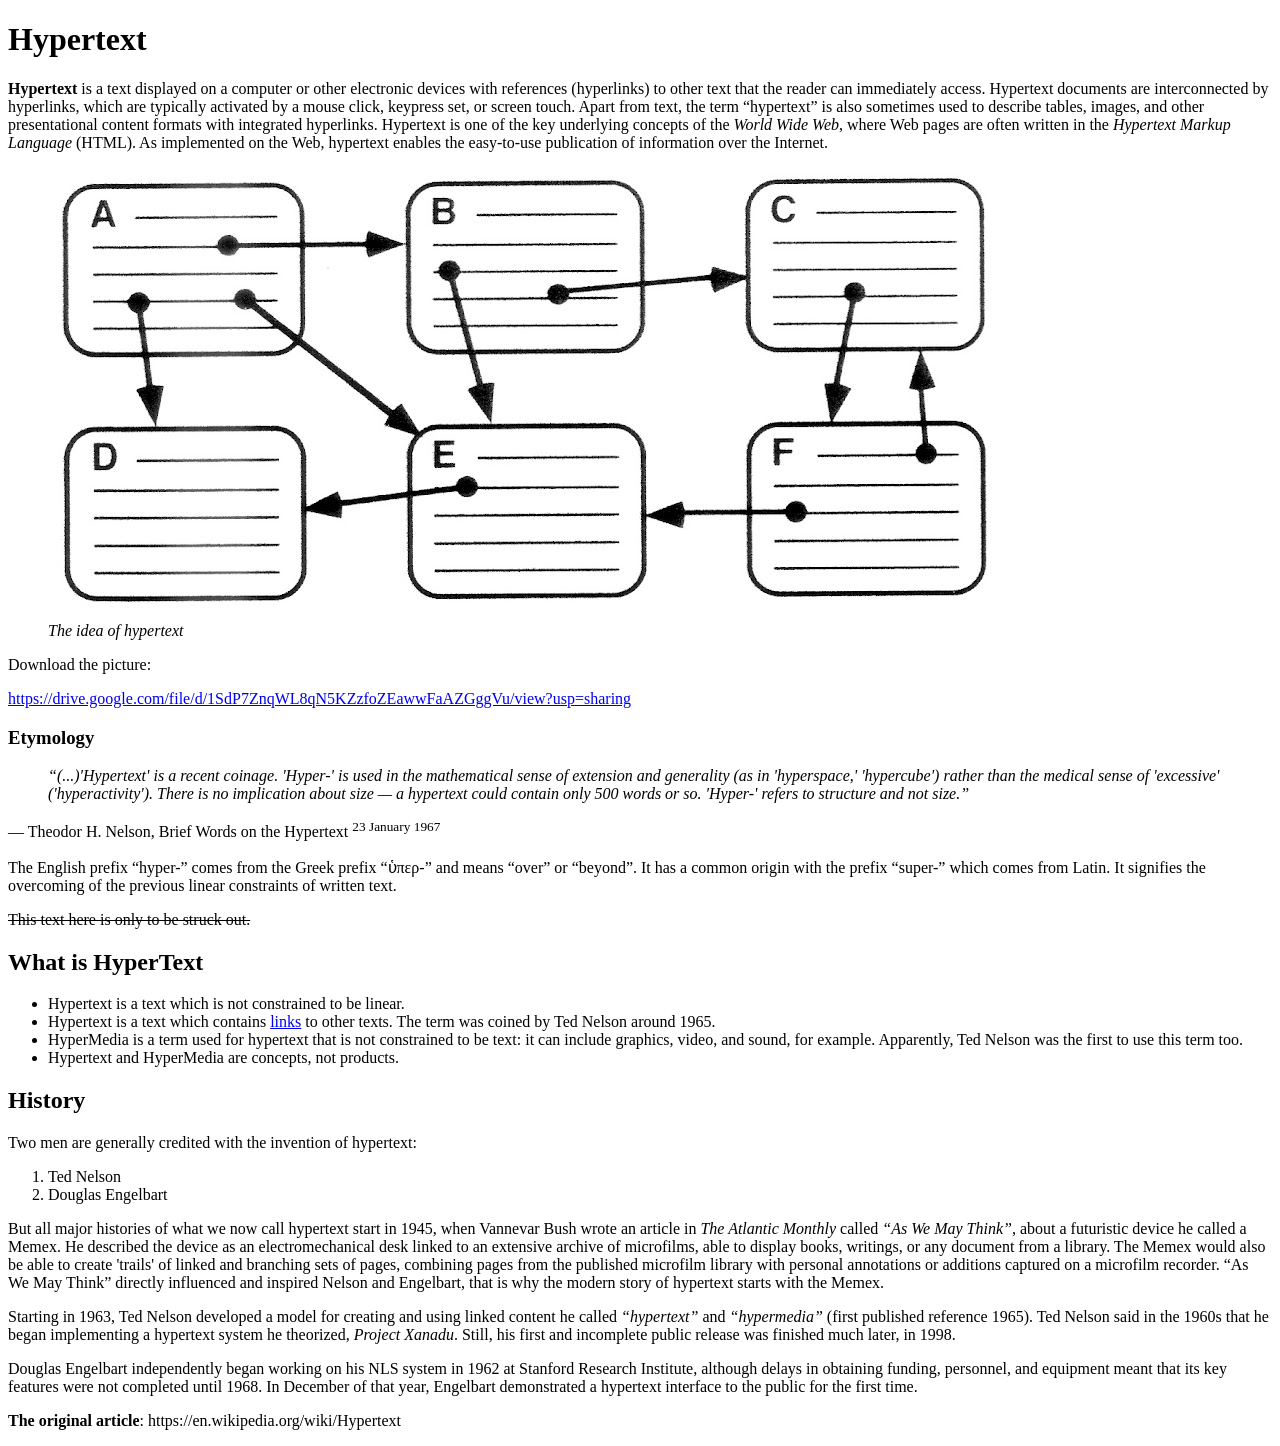
<file: Les1_practice1/index.html>
<!-- Ну та, я -- Холодняк Дмитро -- Практика №1 -- Верстка тексту -->
<!DOCTYPE html>
<html lang="en">
<head>
    <meta charset="UTF-8">
    <title>Pracktychna1</title>
</head>
<body>
<h1>Hypertext</h1>

<p>
    <strong>Hypertext</strong> is a text displayed on a computer or other electronic devices with references
    (hyperlinks) to other text that the reader can immediately access. Hypertext documents are
    interconnected by hyperlinks, which are typically activated by a mouse click, keypress set, or
    screen touch. Apart from text, the term “hypertext” is also sometimes used to describe tables,
    images, and other presentational content formats with integrated hyperlinks. Hypertext is one of
    the key underlying concepts of the <em>World Wide Web</em>, where Web pages are often written in the
    <em>Hypertext Markup Language</em> (HTML). As implemented on the Web, hypertext enables the
    easy-to-use publication of information over the Internet.
</p>

<figure>
    <img src="hypertext1.jpg" height="450" width="958"/>
    <figcaption><em>The idea of hypertext</em></figcaption>
</figure>

<p>Download the picture:</p>
<p><a href="https://en.wikipedia.org/wiki/Hypertext_%28computer_science%29">https://drive.google.com/file/d/1SdP7ZnqWL8qN5KZzfoZEawwFaAZGggVu/view?usp=sharing</a></p>

<h3>Etymology</h3>

<blockquote cite="Theodor H. Nelson">
    <em>“(...)'Hypertext' is a recent coinage. 'Hyper-' is used in the mathematical sense of extension and
generality (as in 'hyperspace,' 'hypercube') rather than the medical sense of 'excessive'
('hyperactivity'). There is no implication about size — a hypertext could contain only 500 words
or so. 'Hyper-' refers to structure and not size.”</em>
</blockquote>
<p>
    — Theodor H. Nelson, Brief Words on the Hypertext <sup>23 January 1967</sup>
</p>
<p>
The English prefix “hyper-” comes from the Greek prefix “ὑπερ-” and means “over” or “beyond”.
It has a common origin with the prefix “super-” which comes from Latin. It signifies the
overcoming of the previous linear constraints of written text.
</p>

<p><s>This text here is only to be struck out.</s></p>

<h2>What is HyperText</h2>
<ul>
    <li>Hypertext is a text which is not constrained to be linear.</li>
    <li>Hypertext is a text which contains <a href="https://www.w3.org/2003/glossary/#link">links</a> to other texts. The term was coined by Ted Nelson around 1965.</li>
    <li>HyperMedia is a term used for hypertext that is not constrained to be text: it can include graphics, video, and sound, for example. Apparently, Ted Nelson was the first to use this term too.</li>
    <li>Hypertext and HyperMedia are concepts, not products.</li>
</ul>

<h2>History</h2>
<p>
Two men are generally credited with the invention of hypertext:
</p>
<ol>
    <li>Ted Nelson</li>
    <li>Douglas Engelbart</li>
</ol>
<p>
But all major histories of what we now call hypertext start in 1945, when Vannevar Bush wrote
an article in <em>The Atlantic Monthly</em> called <em>“As We May Think”</em>, about a futuristic device he called a
Memex. He described the device as an electromechanical desk linked to an extensive archive of
microfilms, able to display books, writings, or any document from a library. The Memex would
also be able to create 'trails' of linked and branching sets of pages, combining pages from the
published microfilm library with personal annotations or additions captured on a microfilm
recorder. “As We May Think” directly influenced and inspired Nelson and Engelbart, that is why
the modern story of hypertext starts with the Memex.
</p>
<p>
Starting in 1963, Ted Nelson developed a model for creating and using linked content he called
<em>“hypertext”</em> and <em>“hypermedia”</em> (first published reference 1965). Ted Nelson said in the 1960s that
he began implementing a hypertext system he theorized, <em>Project Xanadu</em>. Still, his first and
incomplete public release was finished much later, in 1998.
</p>
<p>
Douglas Engelbart independently began working on his NLS system in 1962 at Stanford
Research Institute, although delays in obtaining funding, personnel, and equipment meant that
its key features were not completed until 1968. In December of that year, Engelbart
demonstrated a hypertext interface to the public for the first time.
</p>
<p><b>The original article</b>: https://en.wikipedia.org/wiki/Hypertext</p>
</body>
</html>
</file>
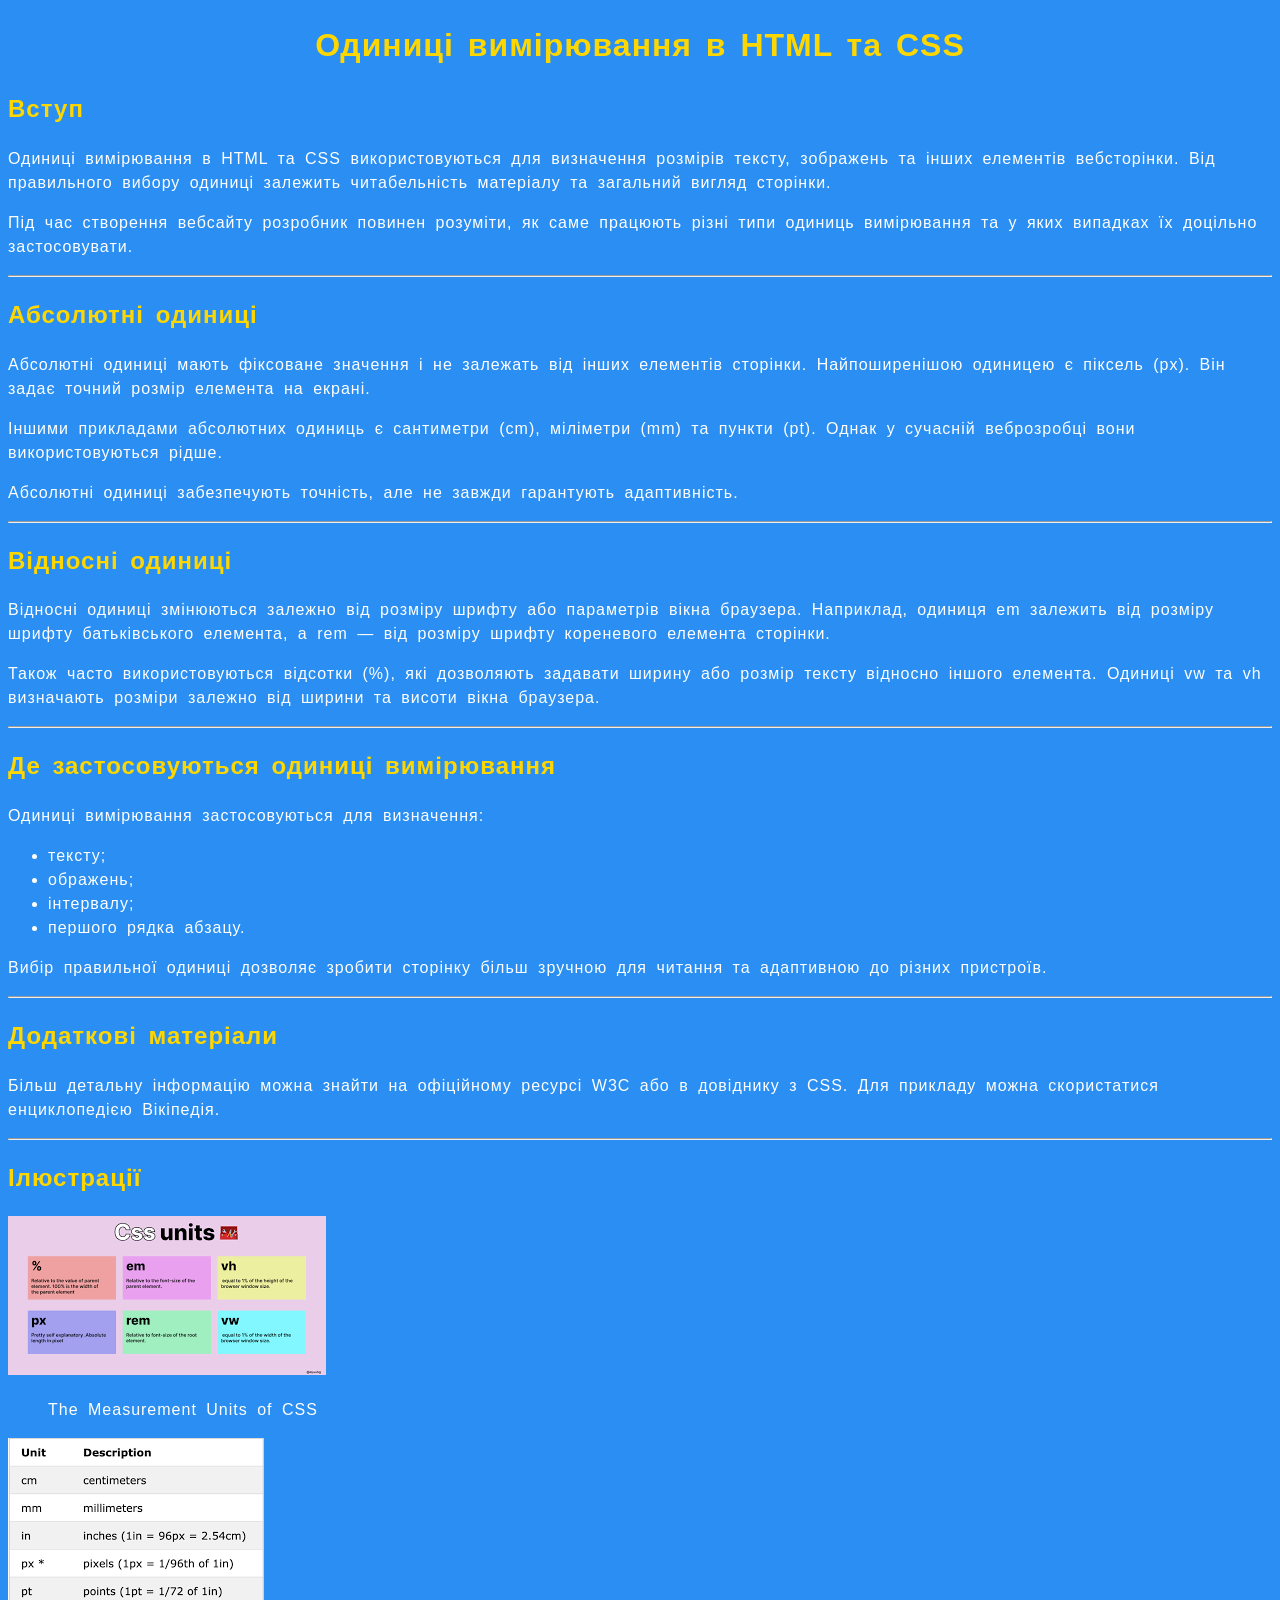
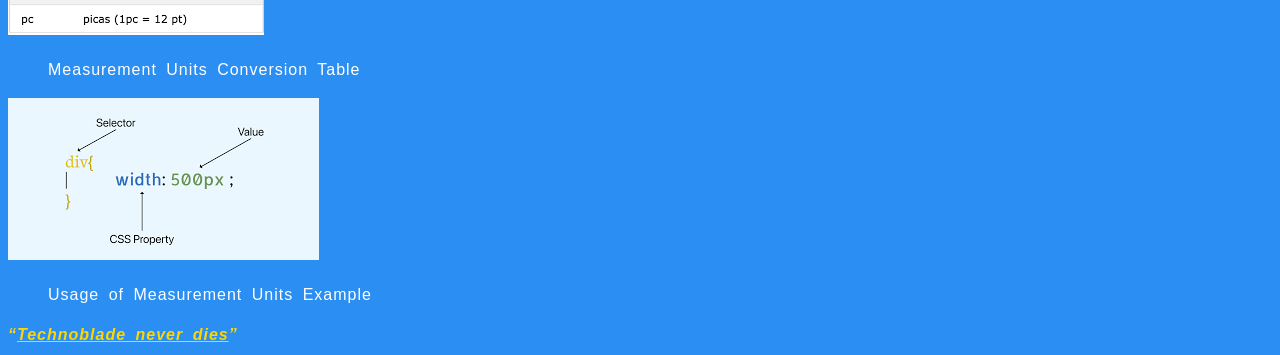
<file: Les2_practice2/index.html>
<!-- Ваше ім’я та прізвище — Практична №2 — CSS -->
<!DOCTYPE html>
<html lang="en">
<head>
 <meta charset="UTF-8">
 <title>Praktychna 2</title>
    <style>
        body {
            background-color: rgb(42, 142, 242);
            font-family: Arial, Helvetica, sans-serif;
            line-height: 1.5;
            letter-spacing: 1px;
            word-spacing: 4px;
            font-size: 12pt;
        }
        p, ul {
            color: white;
        }
        h2 {
            color: gold;
        }
        img, figure {
            text-align: left;
            color: white;
        }
        q, a {
            color: gold;
            font-style: italic;
            font-weight: bold;
            text-align: center;
        }
    </style>
</head>
<body>

<h1 style="color: gold; text-align: center">Одиниці вимірювання в HTML та CSS</h1>
<h2>Вступ</h2>
<p>
Одиниці вимірювання в HTML та CSS використовуються для визначення розмірів тексту, зображень та інших елементів вебсторінки. Від правильного вибору одиниці залежить читабельність матеріалу та загальний вигляд сторінки.
</p>
<p>
Під час створення вебсайту розробник повинен розуміти, як саме працюють різні типи одиниць вимірювання та у яких випадках їх доцільно застосовувати.
</p>

<hr>

<h2>Абсолютні одиниці</h2>
<p>
Абсолютні одиниці мають фіксоване значення і не залежать від інших елементів сторінки. Найпоширенішою одиницею є піксель (px). Він задає точний розмір елемента на екрані.
</p>
<p>
Іншими прикладами абсолютних одиниць є сантиметри (cm), міліметри (mm) та пункти (pt). Однак у сучасній веброзробці вони використовуються рідше.
</p>
<p>
Абсолютні одиниці забезпечують точність, але не завжди гарантують адаптивність.
</p>

<hr>

<h2>Відносні одиниці</h2>
<p>
Відносні одиниці змінюються залежно від розміру шрифту або параметрів вікна браузера. Наприклад, одиниця em залежить від розміру шрифту батьківського елемента, а rem — від розміру шрифту кореневого елемента сторінки.
</p>
<p>
Також часто використовуються відсотки (%), які дозволяють задавати ширину або розмір тексту відносно іншого елемента. Одиниці vw та vh визначають розміри залежно від ширини та висоти вікна браузера.
</p>

<hr>

<h2>Де застосовуються одиниці вимірювання</h2>
<p>Одиниці вимірювання застосовуються для визначення:</p>
<ul>
    <li>тексту;</li>
    <li>ображень;</li>
    <li>інтервалу;</li>
    <li> першого рядка абзацу.</li>
</ul>
<p>
Вибір правильної одиниці дозволяє зробити сторінку більш зручною для читання та адаптивною до різних пристроїв.
</p>

<hr>

<h2>Додаткові матеріали</h2>
<p>
Більш детальну інформацію можна знайти на офіційному ресурсі W3C або в довіднику з CSS. Для прикладу можна скористатися енциклопедією Вікіпедія.
</p>

<hr>

<h2>Ілюстрації</h2>

<img src="images/uhuh.png" height="159" width="318"/>
<figure>The Measurement Units of CSS</figure>

<img src="images/images.png" height="197" width="256"/>
<figure>Measurement Units Conversion Table</figure>

<img src="images/asas.png" height="162" width="311"/>
<figure>Usage of Measurement Units Example</figure>

<q cite="Technodad"><a href="youtube.com/watch?v=dQw4w9WgXcQ&themeRefresh=1">Technoblade never dies</a></q>
</body>
</html>
</file>
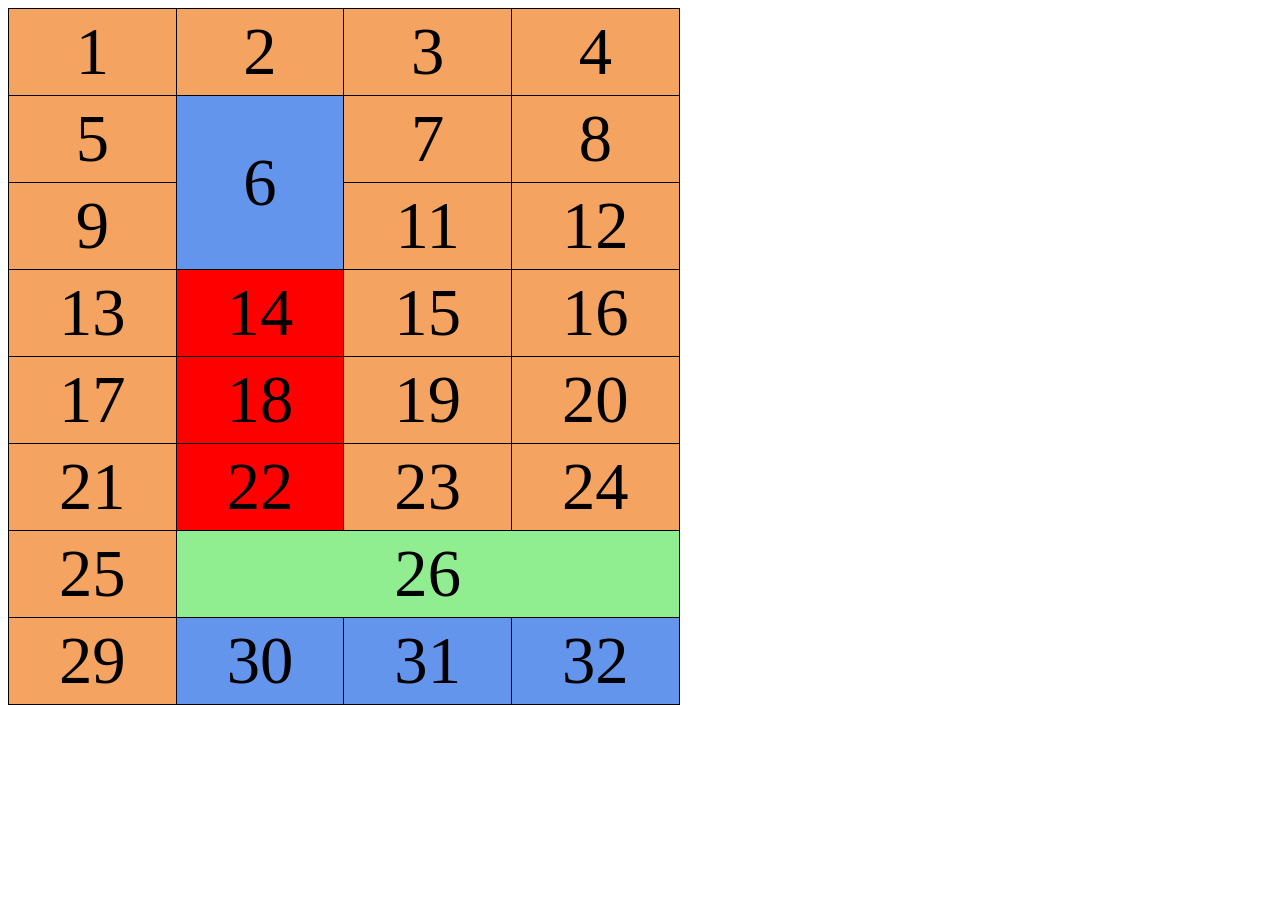
<file: Les3_practice3/index.html>
<!-- Холодняк Дмитро — Практична №3 — Таблиця -->
<!DOCTYPE html>
<html lang="en">
<head>
 <meta charset="UTF-8">
 <title>Praktychna 3 - Tablycia</title>
    <style>
        table {
            align-items: center;
            border-collapse: collapse;
            background-color: sandybrown;
        }
        td {
            border: 1px solid black;
            text-align: center;
            font-size: 50pt;
            padding: 5px 50px 5px 50px;
        }
    </style>
</head>
<body>
<table>
    <tr>
        <td>1</td>
        <td>2</td>
        <td>3</td>
        <td>4</td>
    </tr>
    <tr>
        <td>5</td>
        <td rowspan="2" style="background-color: cornflowerblue">6</td>
        <td>7</td>
        <td>8</td>
    </tr>
    <tr>
        <td>9</td>
        <td>11</td>
        <td>12</td>
    </tr>
    <tr>
        <td>13</td>
        <td style="background-color: red">14</td>
        <td>15</td>
        <td>16</td>
    </tr>
    <tr>
        <td>17</td>
        <td style="background-color: red">18</td>
        <td>19</td>
        <td>20</td>
    </tr>
    <tr>
        <td>21</td>
        <td style="background-color: red">22</td>
        <td>23</td>
        <td>24</td>
    </tr>
    <tr>
        <td>25</td>
        <td style="background-color: lightgreen" colspan="3">26</td>
    </tr>
    <tr>
        <td>29</td>
        <td style="background-color: cornflowerblue">30</td>
        <td style="background-color: cornflowerblue">31</td>
        <td style="background-color: cornflowerblue">32</td>
    </tr>
</table>
</body>
</html>
</file>
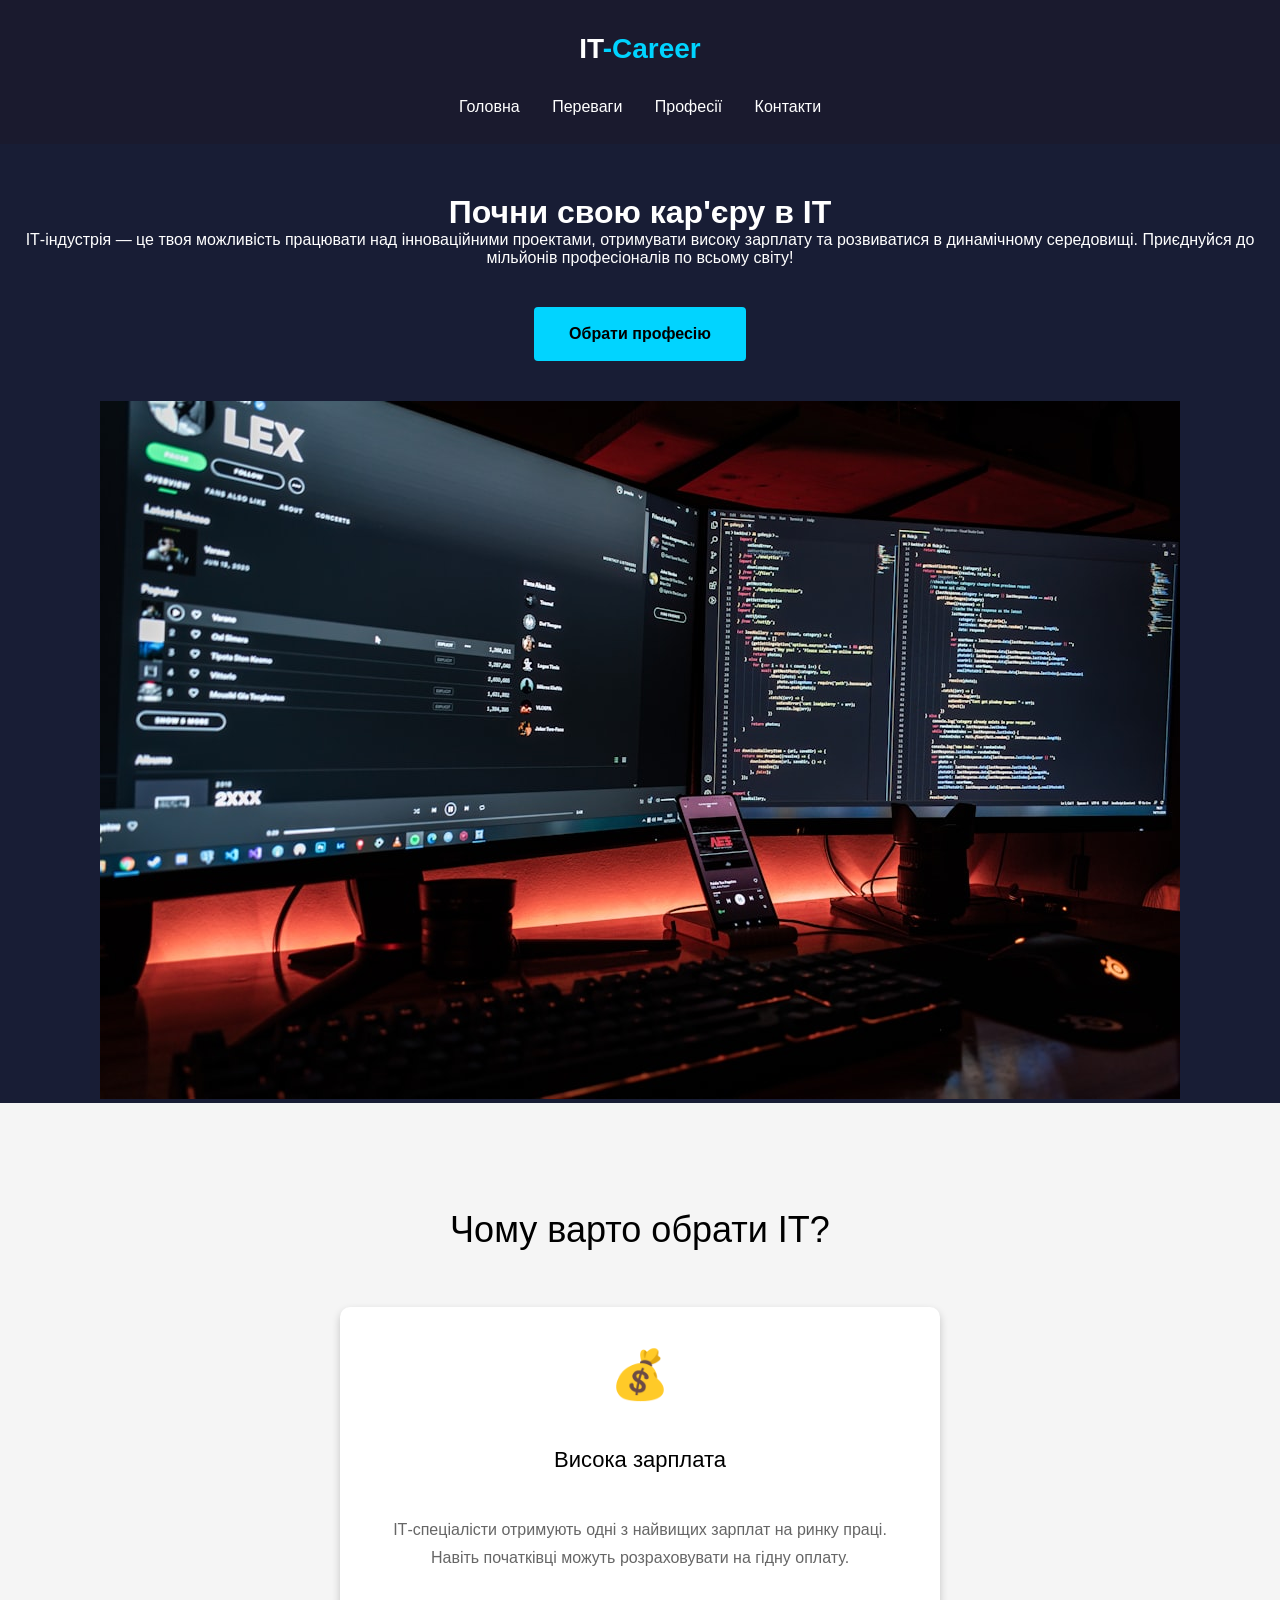
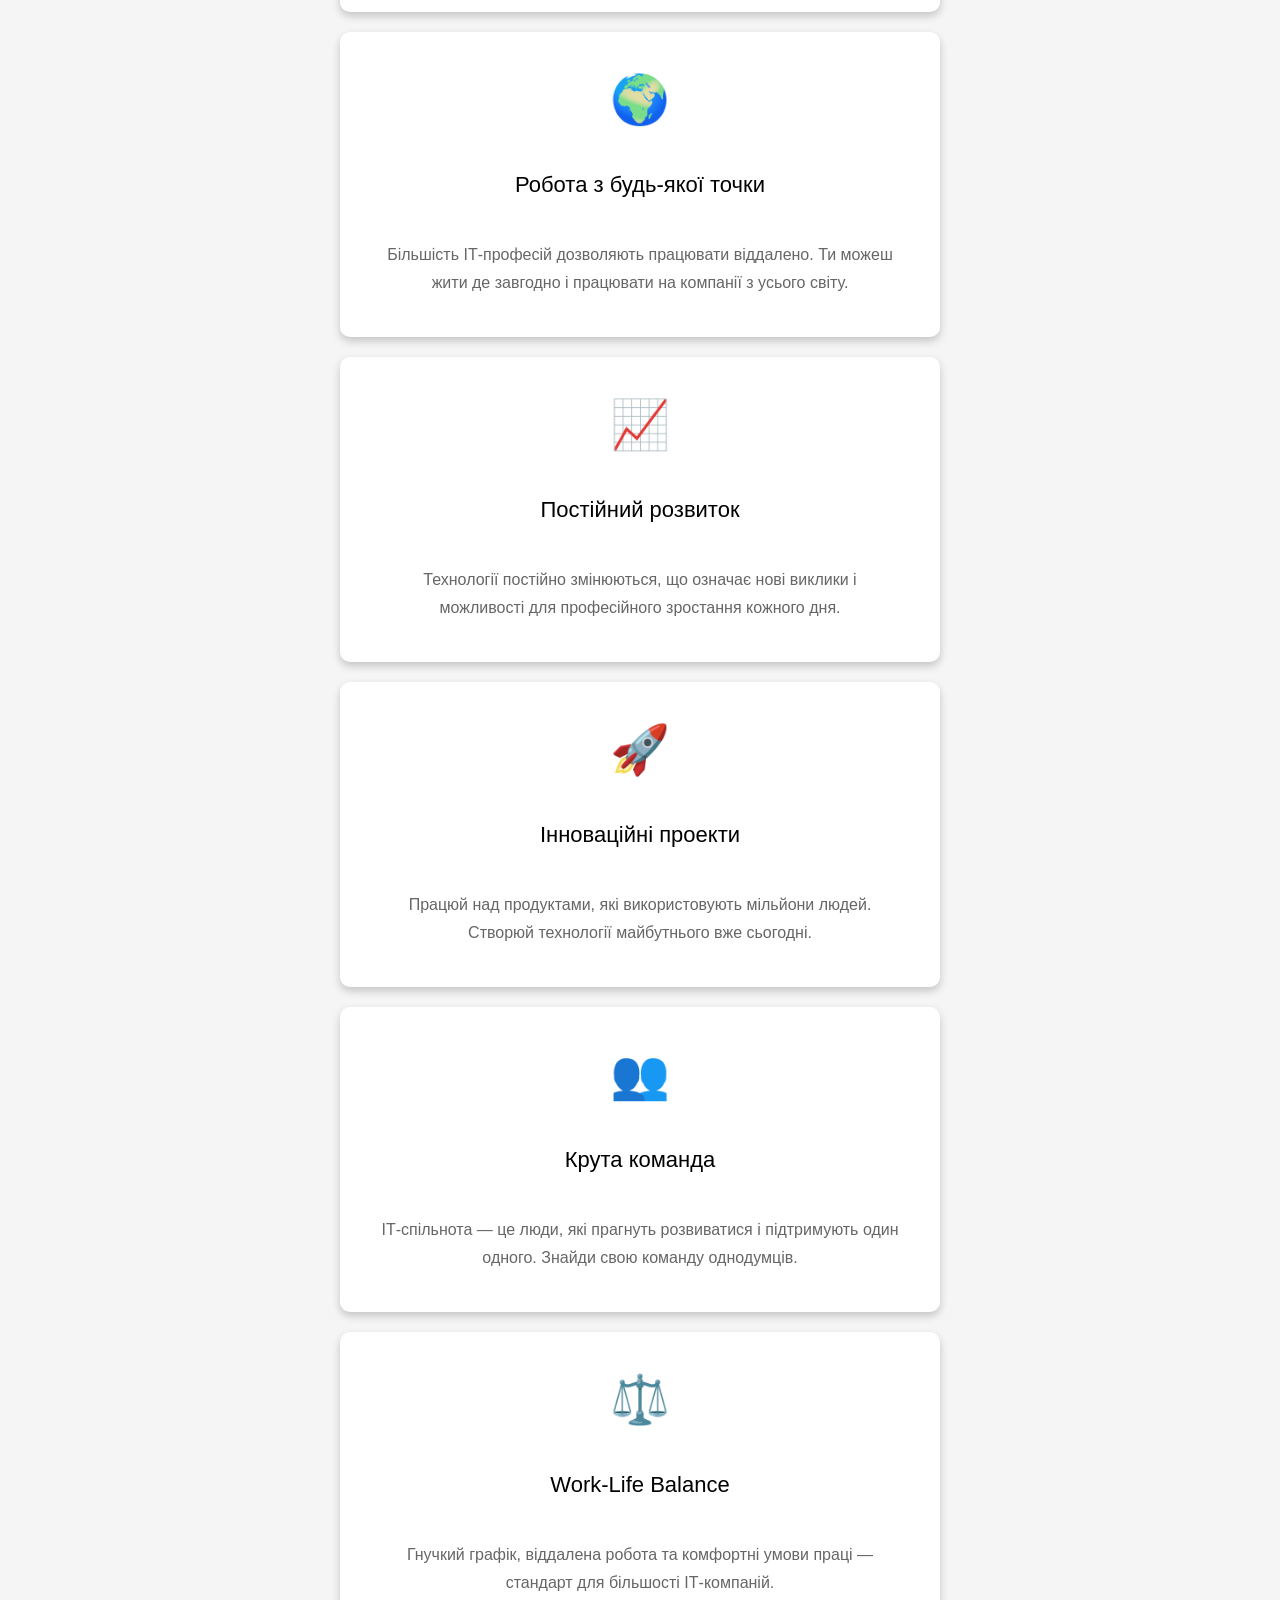
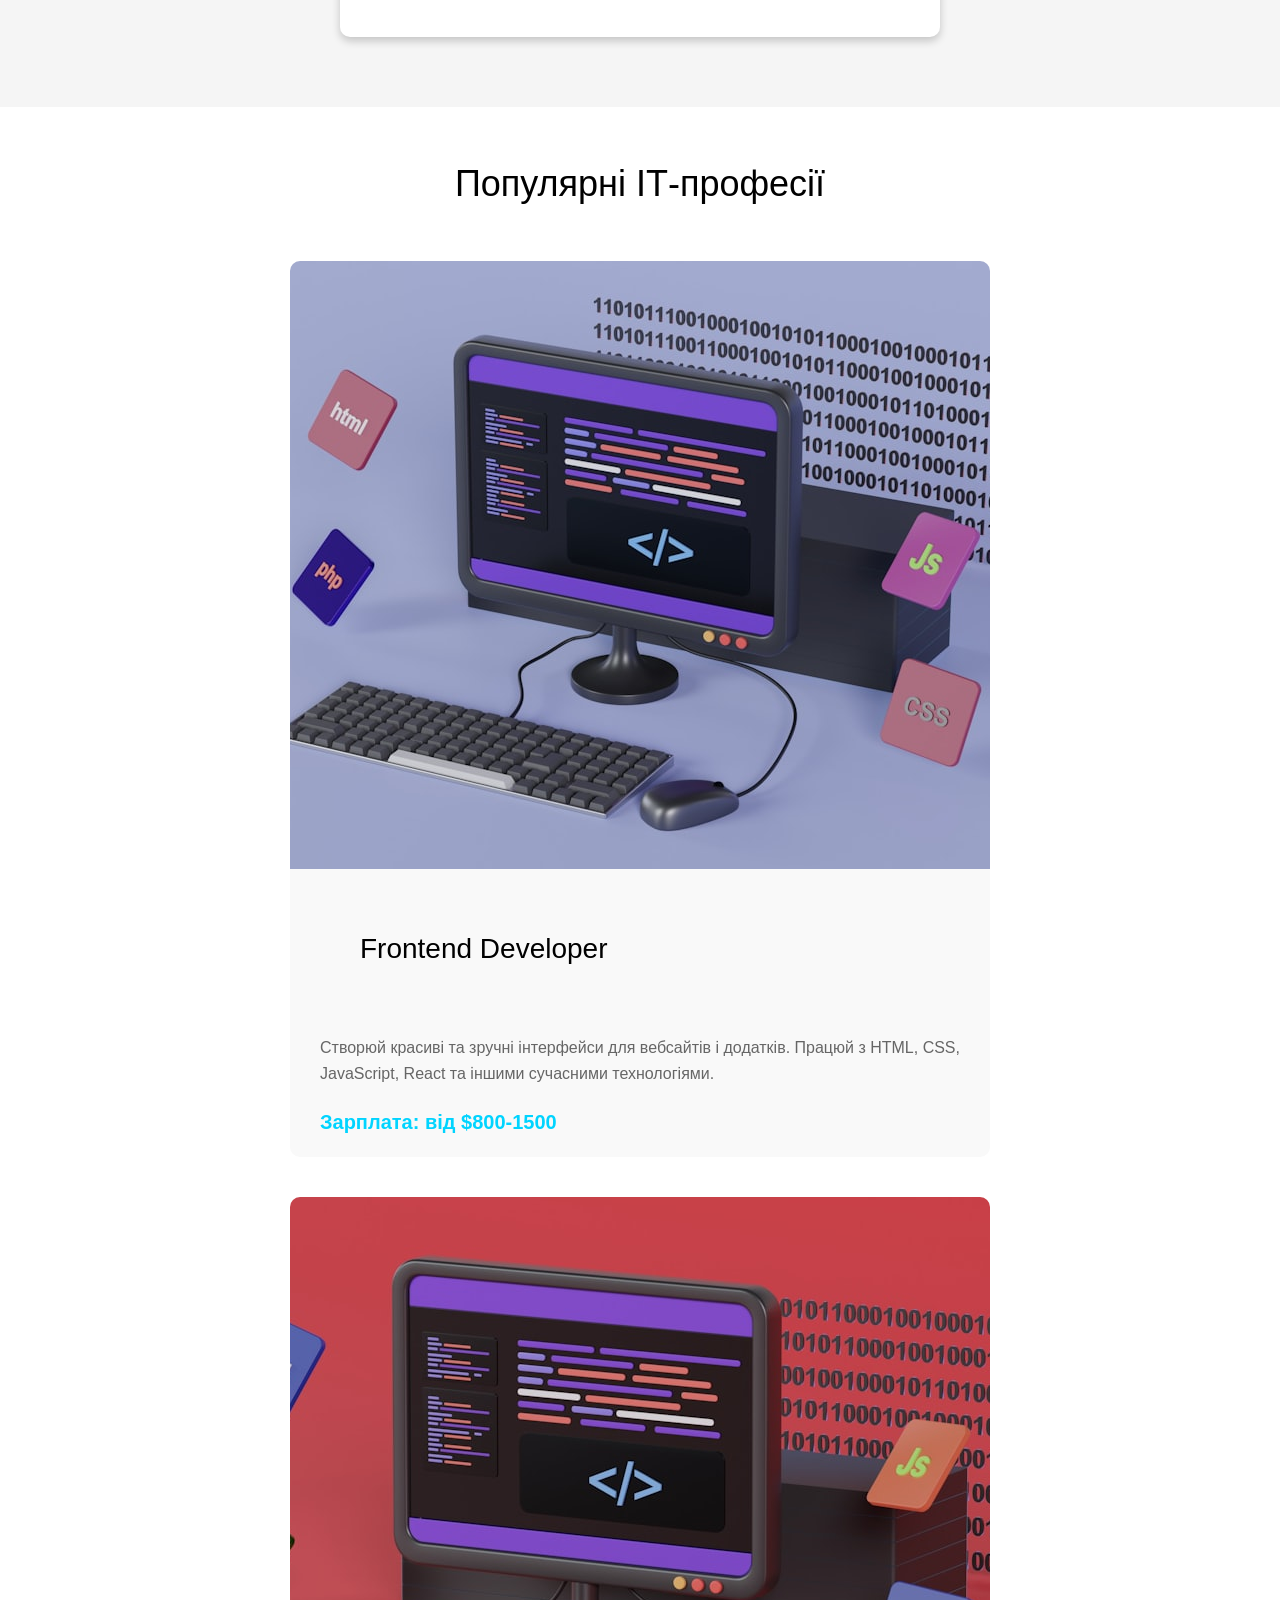
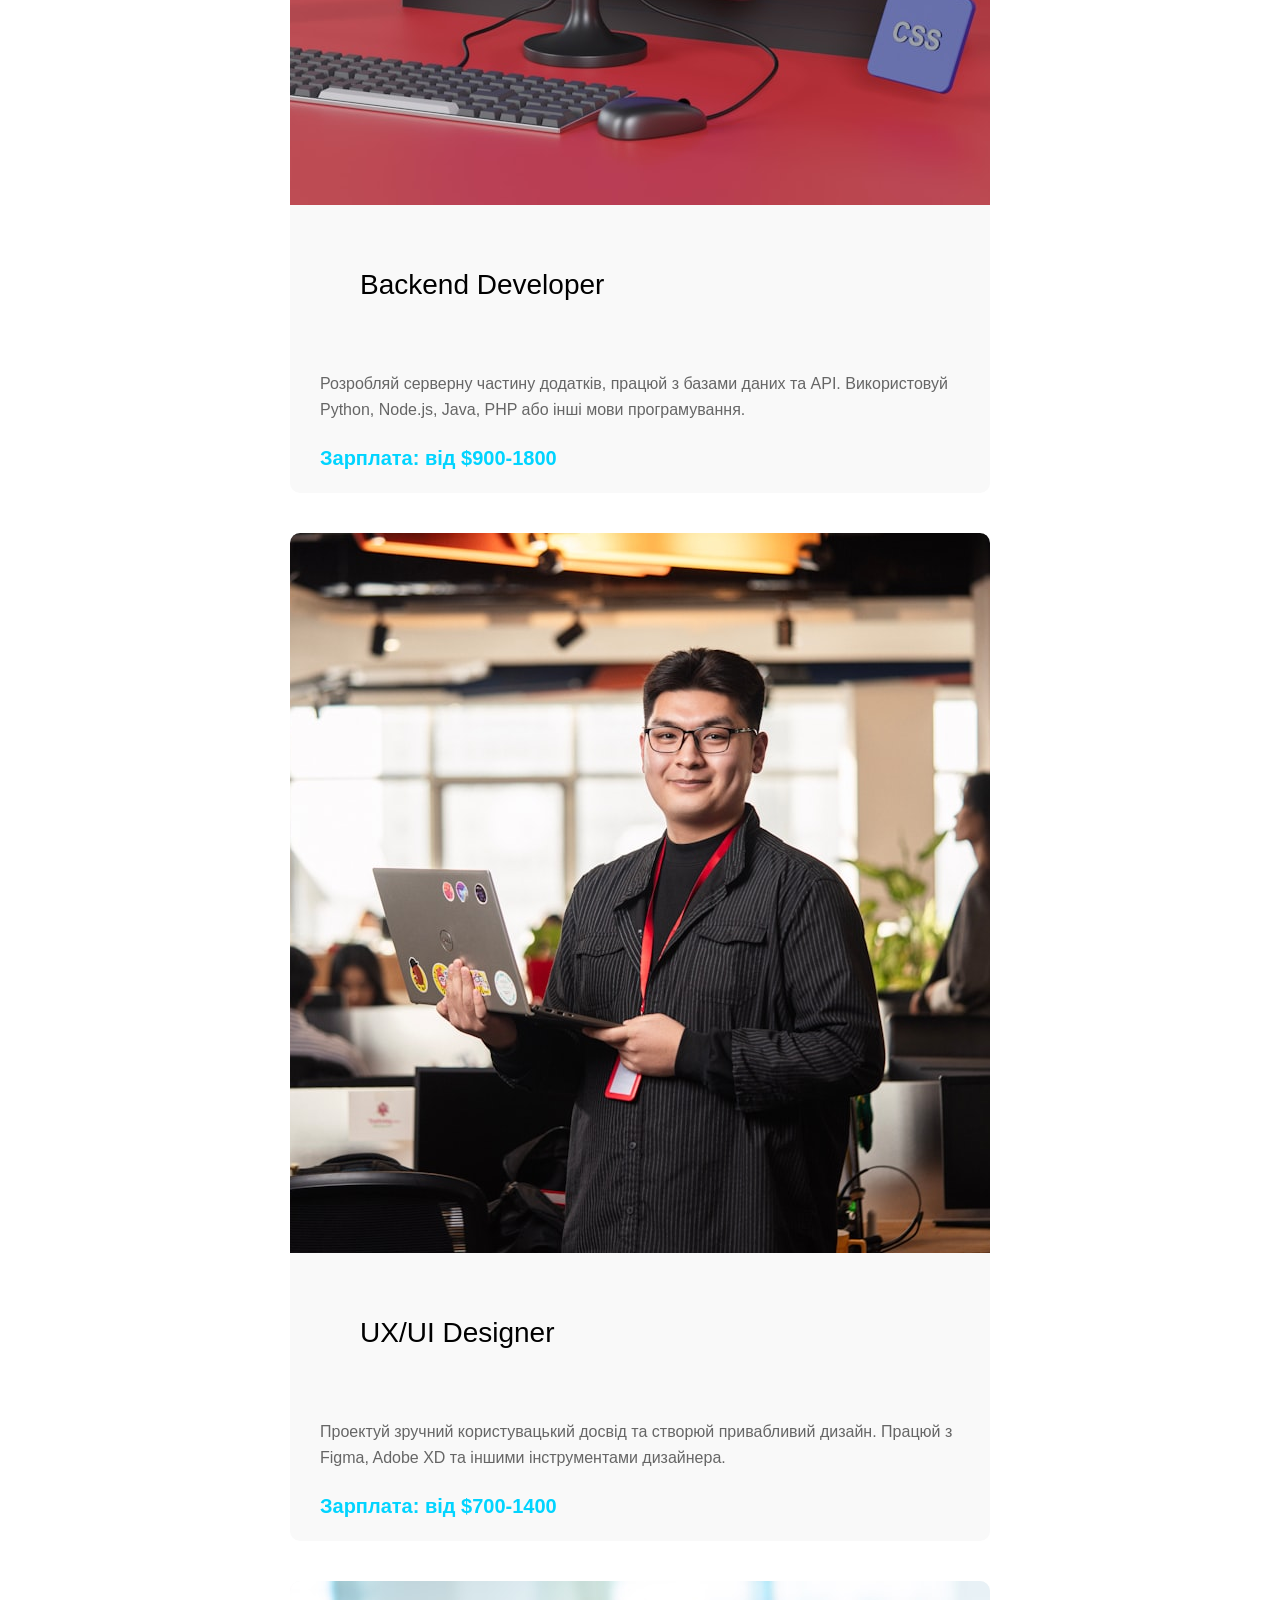
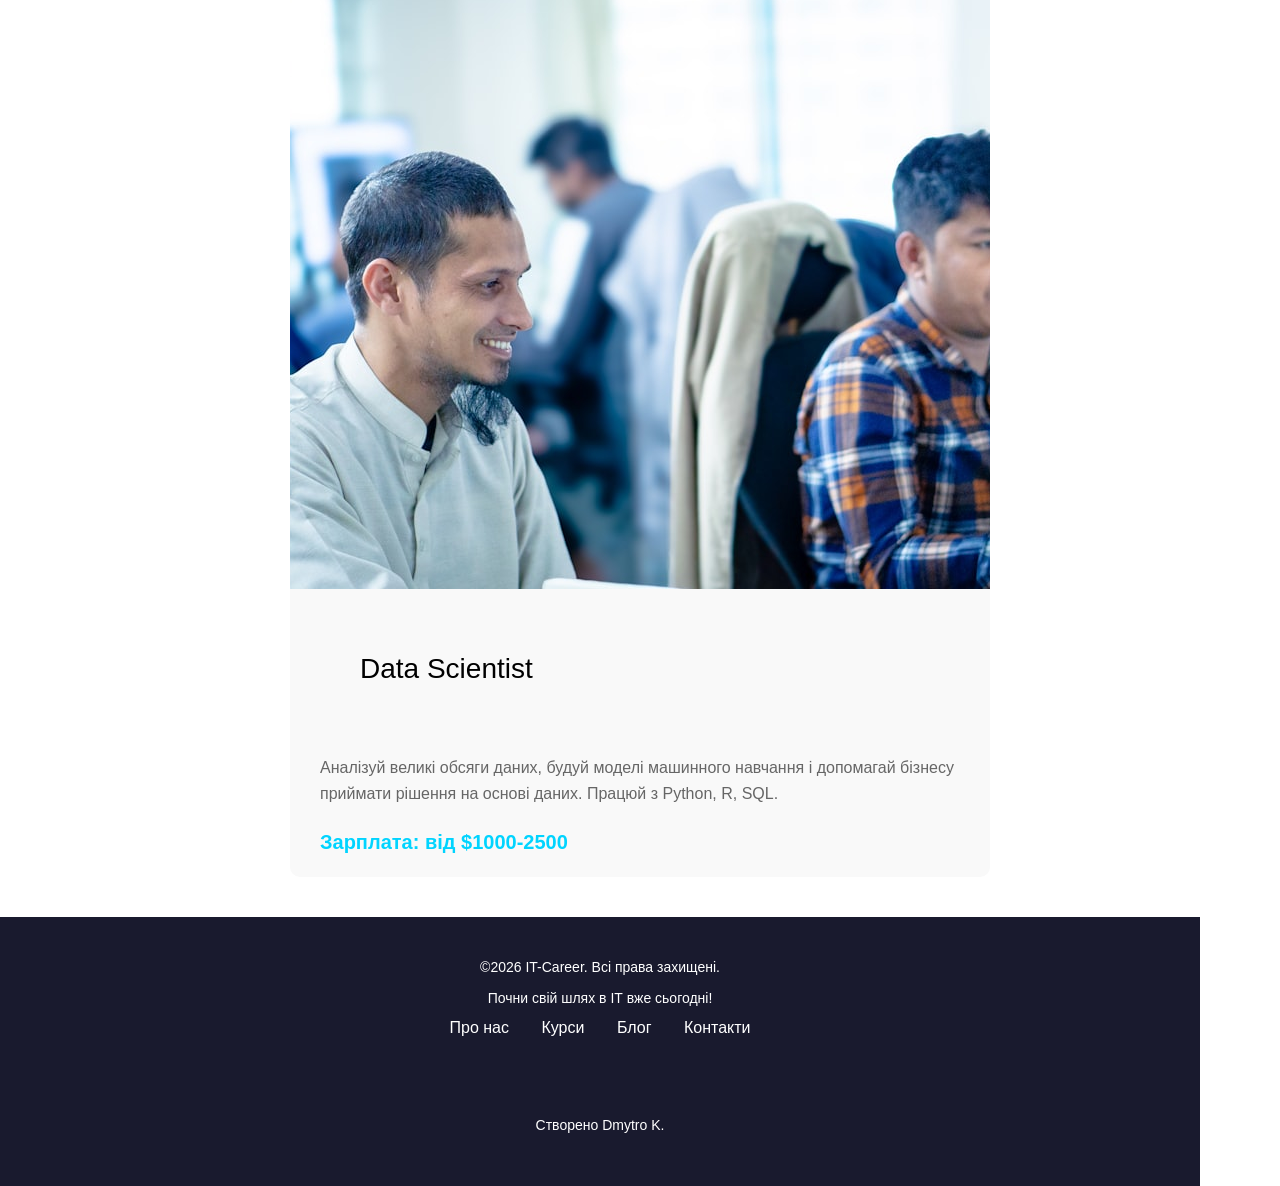
<file: Les6/index.html>
<!DOCTYPE html>
<html lang="en">
<head>
    <meta charset="UTF-8">
    <title>IT-Career</title>
    <link rel="stylesheet" href="style/style.css" type="text/css">
</head>
<body>
    <header>
        <div class="header_top">
            <div class="wrapper">
                <DIV class="logo">IT<span class="neon">-Career</span></DIV>
                <NAV>
                    <ul>
                        <li><a href="#">Головна</a></li>
                        <li><a href="#">Переваги</a></li>
                        <li><a href="#">Професії</a></li>
                        <li><a href="#">Контакти</a></li>
                    </ul>
                </NAV>
            </div>
        </div>
        <h1>Почни свою кар'єру в ІТ</h1>
        <p>
            ІТ-індустрія — це твоя можливість працювати над інноваційними проектами, отримувати високу зарплату та розвиватися в динамічному середовищі. Приєднуйся до мільйонів професіоналів по всьому світу!
        </p>
        <button>Обрати професію</button>
        <img src="images/header.jpg" height="698" width="1080"/>
    </header>
    <section class="why">
        <div class="wrapper">
            <h2>Чому варто обрати ІТ?</h2>
            <article class="why_box">
                <div class="why_box_icon">💰</div>
                <h3>Висока зарплата</h3>
                <p>
                    ІТ-спеціалісти отримують одні з найвищих зарплат на ринку праці. Навіть початківці можуть розраховувати на гідну оплату.
                </p>
            </article>
            <article class="why_box">
                <div class="why_box_icon">🌍</div>
                <h3>Робота з будь-якої точки</h3>
                <p>
                    Більшість ІТ-професій дозволяють працювати віддалено. Ти можеш жити де завгодно і працювати на компанії з усього світу.
                </p>
            </article>
            <article class="why_box">
                <div class="why_box_icon">📈</div>
                <h3>Постійний розвиток</h3>
                <p>
                    Технології постійно змінюються, що означає нові виклики і можливості для професійного зростання кожного дня.
                </p>
            </article>
            <article class="why_box">
                <div class="why_box_icon">🚀</div>
                <h3>Інноваційні проекти</h3>
                <p>
                    Працюй над продуктами, які використовують мільйони людей. Створюй технології майбутнього вже сьогодні.
                </p>
            </article>
            <article class="why_box">
                <div class="why_box_icon">👥</div>
                <h3>Крута команда</h3>
                <p>
                    ІТ-спільнота — це люди, які прагнуть розвиватися і підтримують один одного. Знайди свою команду однодумців.
                </p>
            </article>
            <article class="why_box">
                <div class="why_box_icon">⚖️</div>
                <h3>Work-Life Balance</h3>
                <p>
                    Гнучкий графік, віддалена робота та комфортні умови праці — стандарт для більшості ІТ-компаній.
                </p>
            </article>
        </div>
    </section>
    <section class="what">
        <div class="wrapper">
            <h2>Популярні ІТ-професії</h2>
            <article class="what_box">
                <img src="images/frontend.jpg" height="608" width="1080"/>
                <h3>Frontend Developer</h3>
                <p>Створюй красиві та зручні інтерфейси для вебсайтів і додатків. Працюй з HTML, CSS, JavaScript, React та іншими сучасними технологіями.</p>
                <p class="neon">Зарплата: від $800-1500</p>
            </article>
            <article class="what_box">
                <img src="images/backend.jpg" height="608" width="1080"/>
                <h3>Backend Developer</h3>
                <p>Розробляй серверну частину додатків, працюй з базами даних та API. Використовуй Python, Node.js, Java, PHP або інші мови програмування.</p>
                <p class="neon">Зарплата: від $900-1800</p>
            </article>
            <article class="what_box">
                <img src="images/designer.jpg" height="720" width="1080"/>
                <h3>UX/UI Designer</h3>
                <p>Проектуй зручний користувацький досвід та створюй привабливий дизайн. Працюй з Figma, Adobe XD та іншими інструментами дизайнера.</p>
                <p class="neon">Зарплата: від $700-1400</p>
            </article>
            <article class="what_box">
                <img src="images/data.jpg" height="608" width="1080"/>
                <h3>Data Scientist</h3>
                <p>Аналізуй великі обсяги даних, будуй моделі машинного навчання і допомагай бізнесу приймати рішення на основі даних. Працюй з Python, R, SQL.</p>
                <p class="neon">Зарплата: від $1000-2500</p>
            </article>
        </div>
    </section>
    <footer>
        <div class="wrapper">
            <p>&copy;2026 IT-Career. Всі права захищені.</p>
            <p>Почни свій шлях в ІТ вже сьогодні!</p>
            <nav>
                <ul>
                    <li><a href="#">Про нас</a></li>
                    <li><a href="#">Курси</a></li>
                    <li><a href="#">Блог</a></li>
                    <li><a href="#">Контакти</a></li>
                </ul>
            </nav>
            <p>Створено Dmytro K.</p>
        </div>
    </footer>
</body>
</html>
</file>
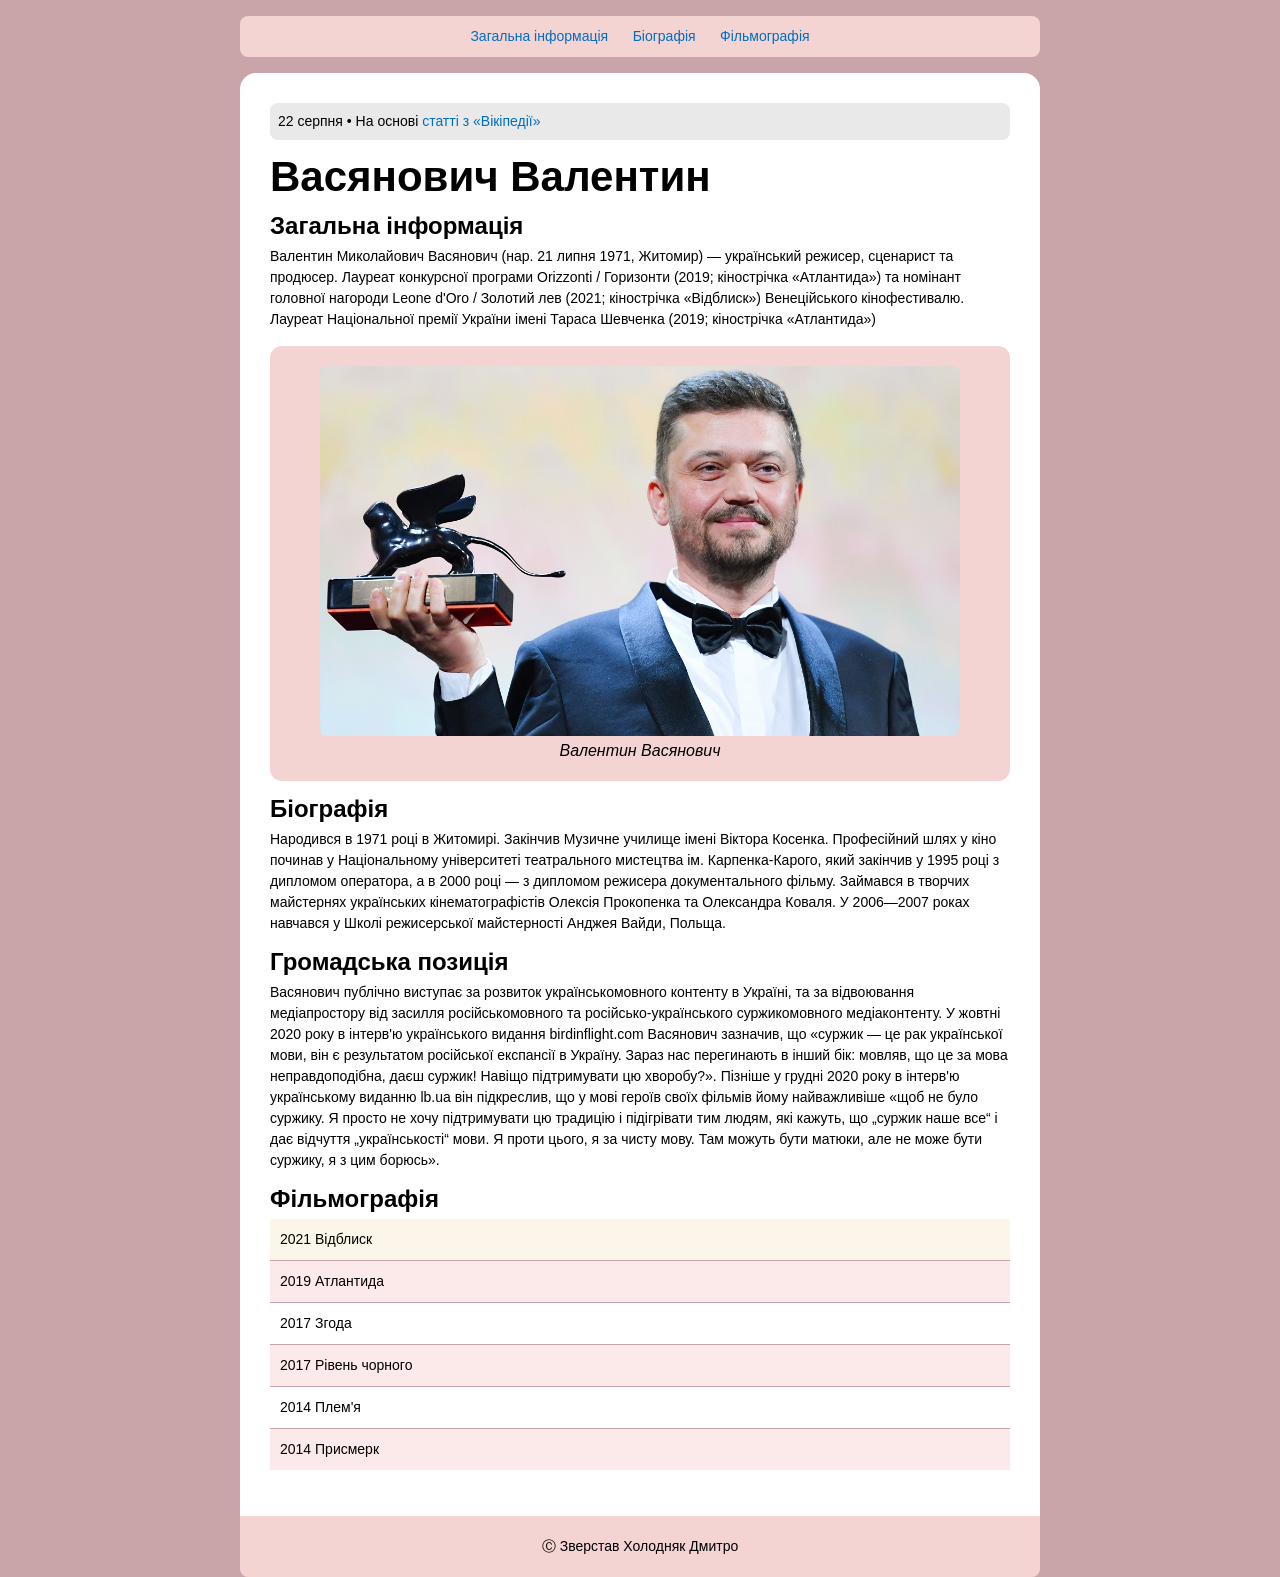
<file: Les7_PracktychaRobota/index.html>
<!DOCTYPE html>
<html lang="en">
<head>
    <meta charset="UTF-8">
    <title>Васянович Валентин</title>
    <link rel="stylesheet" href="style/style.css" type="text/css">
</head>
<body>
    <nav>
        <ul>
            <li><a href="#">Загальна інформація</a></li>
            <li><a href="#">Біографія</a></li>
            <li><a href="#">Фільмографія</a></li>
        </ul>
    </nav>
    <main class="wrapper">
        <header class="wrapper">
            <p>
                22 серпня • На основі <a href="#">статті з «Вікіпедії»</a>
            </p>
        </header>
        <article>
            <h1>
                Васянович Валентин
            </h1>
            <section>
                <h2>
                    Загальна інформація
                </h2>
                <p>
                    Валентин Миколайович Васянович (нар. 21 липня 1971, Житомир) — український режисер, сценарист та продюсер. Лауреат конкурсної програми Orizzonti / Горизонти (2019; кінострічка «Атлантида») та номінант головної нагороди Leone d'Oro / Золотий лев (2021; кінострічка «Відблиск») Венеційського кінофестивалю. Лауреат Національної премії України імені Тараса Шевченка (2019; кінострічка «Атлантида»)
                </p>
            </section>
            <section class="card">
                <figure class="wrapper">
                    <img src="images/photo.jpg" alt='Валентин Васянович тримає нагороду "Найкращий Фільм" на 76-у Міжнародному Фільм Фестивалі у Венеції'/>
                    <figcaption>Валентин Васянович</figcaption>
                </figure>
            </section>
            <section>
                <h2>
                    Біографія
                </h2>
                <p>
                    Народився в 1971 році в Житомирі. Закінчив Музичне училище імені Віктора Косенка. Професійний шлях у кіно починав у Національному університеті театрального мистецтва ім. Карпенка-Карого, який закінчив у 1995 році з дипломом оператора, а в 2000 році — з дипломом режисера документального фільму. Займався в творчих майстернях українських кінематографістів Олексія Прокопенка та Олександра Коваля. У 2006—2007 роках навчався у Школі режисерської майстерності Анджея Вайди, Польща.
                </p>
            </section>
            <section>
                <h2>
                    Громадська позиція
                </h2>
                <p>
                    Васянович публічно виступає за розвиток українськомовного контенту в Україні, та за відвоювання медіапростору від засилля російськомовного та російсько-українського суржикомовного медіаконтенту. У жовтні 2020 року в інтерв'ю українського видання birdinflight.com Васянович зазначив, що «суржик — це рак української мови, він є результатом російської експансії в Україну. Зараз нас перегинають в інший бік: мовляв, що це за мова неправдоподібна, даєш суржик! Навіщо підтримувати цю хворобу?». Пізніше у грудні 2020 року в інтерв'ю українському виданню lb.ua він підкреслив, що у мові героїв своїх фільмів йому найважливіше «щоб не було суржику. Я просто не хочу підтримувати цю традицію і підігрівати тим людям, які кажуть, що „суржик наше все“ і дає відчуття „українськості“ мови. Я проти цього, я за чисту мову. Там можуть бути матюки, але не може бути суржику, я з цим борюсь».
                </p>
            </section>
            <section>
                <h2>
                    Фільмографія
                </h2>
                <ol>
                    <li>2021 Відблиск</li>
                    <li>2019 Атлантида</li>
                    <li>2017 Згода</li>
                    <li>2017 Рівень чорного</li>
                    <li>2014 Плем'я</li>
                    <li>2014 Присмерк</li>
                </ol>
            </section>
        </article>
    </main>
    <footer class="wrapper">
        <div class="signature">Ⓒ Зверстав Холодняк Дмитро</div>
        <!--The one and only...
            Also, fun fact! This is the only div in the entire website, made  S P E C I F I C A L L Y  to meet the reqs of the task:3

            (this was not written by AI btw qwq)-->
    </footer>
</body>
</html>
</file>
<file: Les6/style/style.css>
*{
    margin: 0;
    padding: 0;
    box-sizing: border-box;
    text-decoration: none;
    list-style: none;
}
html{
    font-family: Arial, sans-serif;
    text-align: center;
}
.wrapper{
    max-width: 1200px;
    margin: 0 auto;
}
.neon{
    color: #00d4ff;
}
header{
    color: white;
    background: #181d35;
}
.header_top{
    background: #1a1a2e;
}
.logo{
    font-size: 28px;
    font-weight: bold;
    line-height: 42px;
    padding: 28px;
}
nav{
    margin-bottom: 50px;
}
nav ul li{
    display: inline-block;
    color: white;
    margin: 0 14px 28px;
}
nav ul li a{
    color: white;
}
.header-color .wrapper h1{
    font-size: 48px;
    line-height: 72px;
    font-weight: normal;
    margin: 50px;
}
.header-color .wrapper p{
    font-size: 18px;
    line-height: 29px;
    font-weight: normal;
}
button{
    display: block;
    margin: 40px auto 40px;
    border: none;
    background: #01d4ff;
    padding: 10px 35px;
    font-size: 16px;
    font-weight: bold;
    line-height: 34px;
    border-radius: 4px;
}
.header-color .wrapper img{
    width: 80px;
}
.why{
    background: #f5f5f5;
    padding: 50px 0;
}
h2{
    font-size: 36px;
    line-height: 54px;
    font-weight: normal;
    margin: 50px;
}
.why_box{
    max-width: 600px;
    background: #fff;
    border-radius: 10px;
    padding: 40px;
    margin-bottom: 20px;
    box-shadow: 0 4px 8px 0 rgba(0, 0, 0, 0.2);
}
.why .wrapper article{
    margin: 0 auto 20px;
}
.why_box_icon{
    font-size: 48px;
    margin-bottom: 40px;
}
h3{
    font-size: 22px;
    line-height: 33px;
    font-weight: normal;
    margin: 40px;
}
.why_box p{
    color: #666666;
    font-size: 16px;
    line-height: 28px;
}
.what_box{
    max-width: 700px;
    overflow: hidden;
    margin: 0 auto 40px;
    background: #f9f9f9;
    border-radius: 10px;
    text-align: left;
}
.what_box img{
    object-fit: cover;
    width: 100%;
}
.what_box h3{
    font-size: 28px;
    line-height: 42px;
    padding: 15px 30px;
}
.what_box p{
    font-size: 16px;
    line-height: 26px;
    color: #666666;
    padding: 10px 30px;
}
.what_box p.neon{
    color: #01d4ff;
    font-size: 20px;
    line-height: 30px;
    font-weight: 700;
    margin-bottom: 10px;
}
footer{
    background: #191a2e;
    padding: 40px 0;
    color: white;
    max-width: 1200px;
}
footer p{
    font-size: 14px;
    line-height: 21px;
    margin-bottom: 10px;
}
</file>
<file: Les7_PracktychaRobota/style/style.css>
*{
    margin: 0;
    padding: 0;
    box-sizing: border-box;
    text-decoration: none;
    list-style: none;
}
html{
    font-family: verdana, sans-serif;
    text-align: left;
    background-color: #C9A5AA;
}
main{
    width: 800px;
    height: auto;
    border-radius: 16px 16px 0 0;
    padding: 30px;
    background-color: #FFFFFF;
}


a{
    color: #006EBE;
}
h1{
    font-weight: 700;
    font-size: 42px;
    line-height: 100%;
    margin: 16px 0;
}
h2{
    font-weight: 700;
    font-size: 24px;
    line-height: 100%;
    margin: 8px 0;
}
p{
    font-weight: 400;
    font-size: 14px;
    line-height: 21px;
    font-family: ABeeZee, sans-serif;
}
img{
    width: 640px;
    height: 370px;
    border-radius: 6px 8px 8px 6px;
    object-fit: cover;
}
figure{
    text-align: center;
}
figcaption{
    font-style: italic;
    font-weight: 400;
    font-size: 16px;
    line-height: 21px;
}


.wrapper{
    max-width: 1200px;
    margin: 0 auto;
}
.card{
    border-radius: 12px;
    padding: 20px;
    gap: 10px;
    background: #F4D3D3;
}
.signature{
    font-family: ABeeZee, sans-serif;
    font-weight: 400;
    font-size: 14px;
    line-height: 21px;
}


nav{
    width: 800px;
    height: auto;
    padding: 4px 0;
    gap: 3px;
    margin: 16px auto;
    text-align: center;
    background: #F4D3D3;
    border-radius: 8px;
}
nav ul li{
    display: inline-block;
    padding: 6px 10px;

    font-weight: 400;
    font-size: 14px;
    line-height: 21px;
}
nav ul li:hover{
    background: #FFFFFF;
    color: #5EAAE0;
    border-radius: 4px;
}
a:visited{
    color: #0B257D;
}
ol li{
    border-bottom: 1px solid #C9A5AA;
    padding: 10px;

    font-family: ABeeZee, sans-serif;
    font-size: 14px;
    font-weight: 400;
    line-height: 21px;
}
ol li:first-child{
    background-color: #FCF5E9; !important;
}
ol li:last-child{
    border-bottom: 0;
}
ol li:nth-child(even){
    background-color: #FCE9E9;
}
header{
    border-radius: 8px;
    padding: 8px;
    gap: 6px;
    background: #E9E9E9;
}
section{
    margin: 16px 0;
}
footer{
    text-align: center;
    width:800px;
    height: auto;
    border-radius: 0 0 8px 8px;
    padding: 20px;
    gap: 6px;
    background: #F4D3D3;
}
</file>
